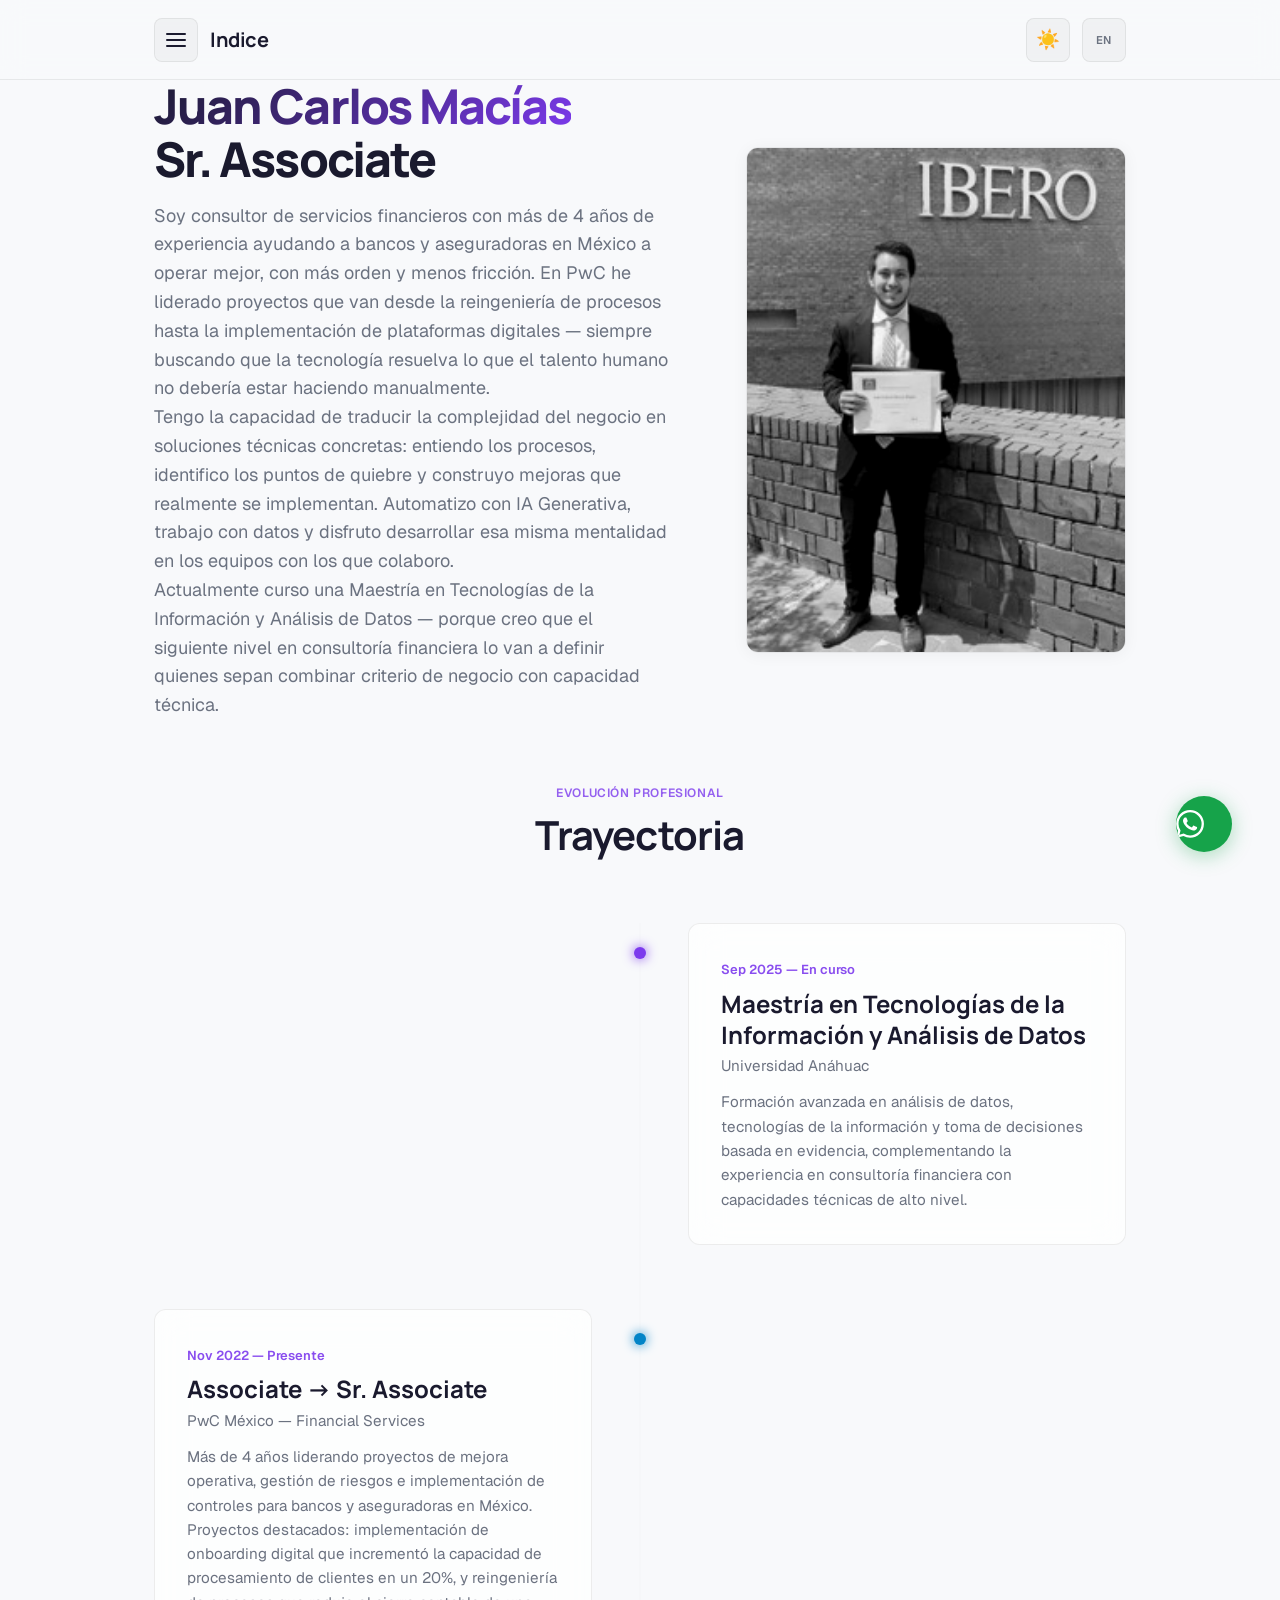
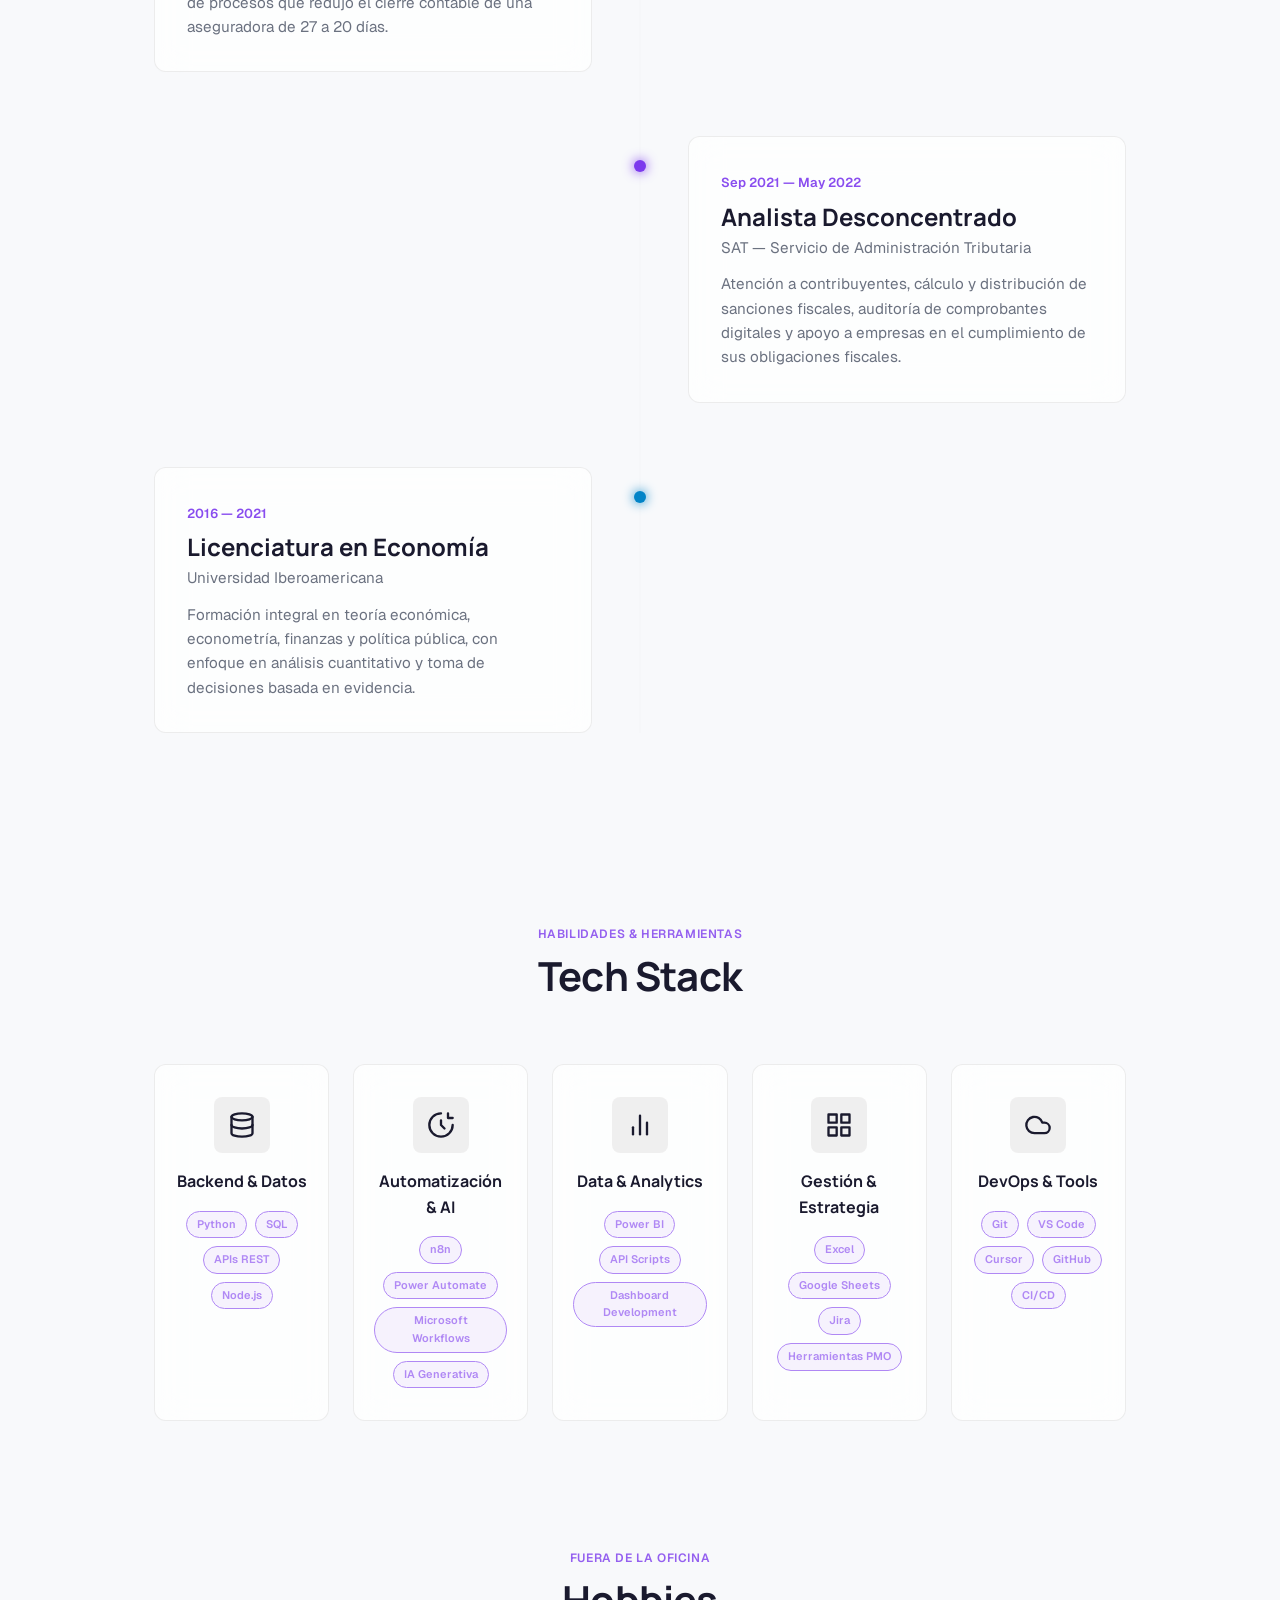
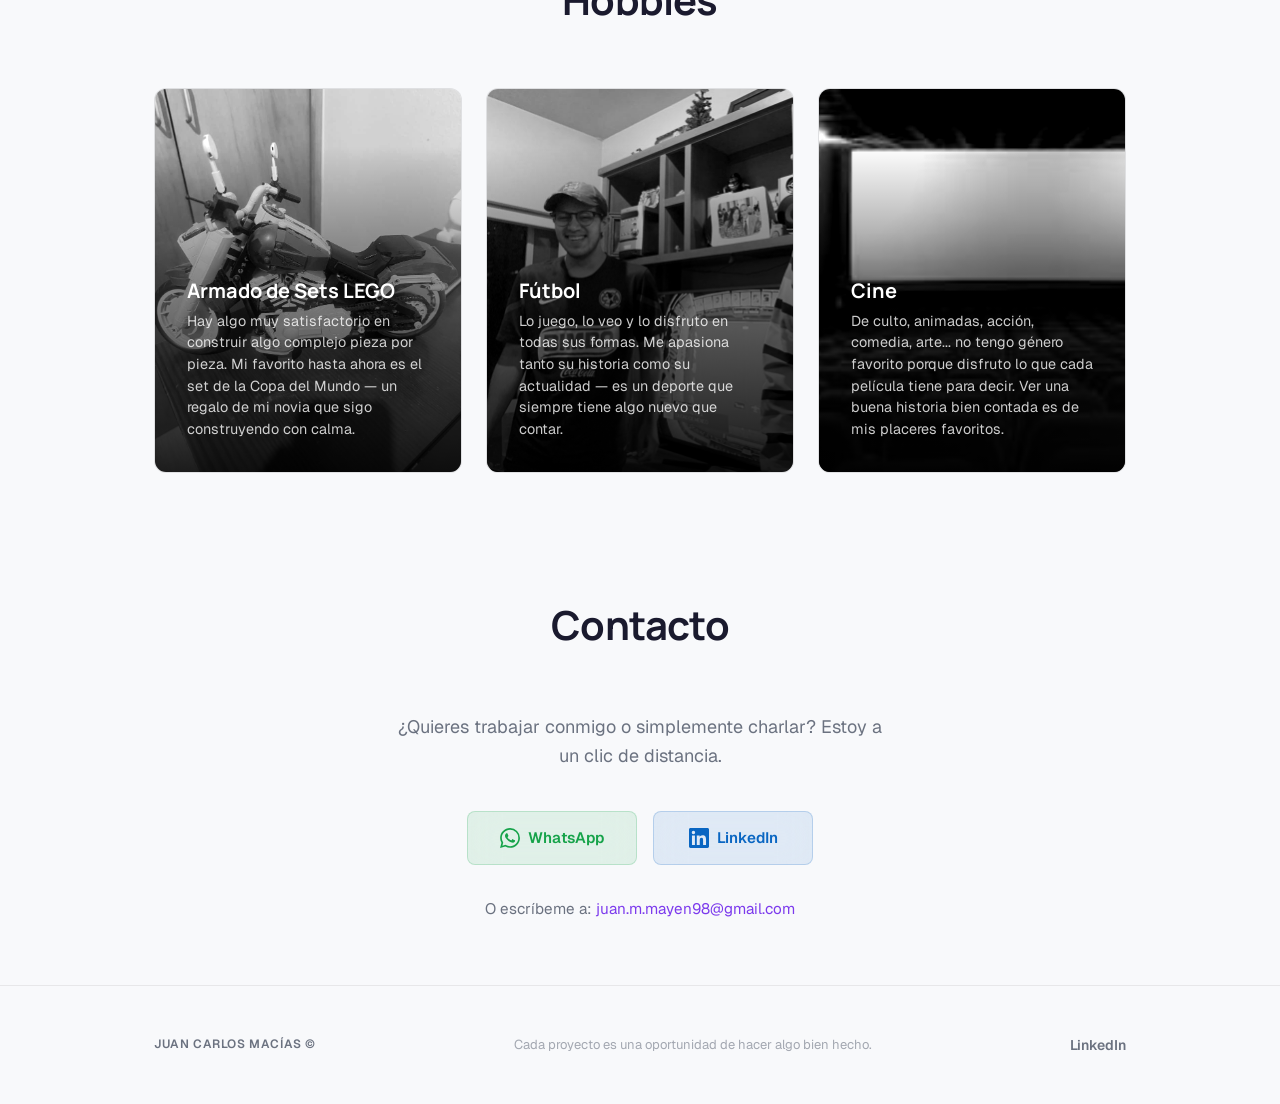
<file: index.html>
<!DOCTYPE html>
<html lang="es">
<head>
  <meta charset="UTF-8">
  <meta name="viewport" content="width=device-width, initial-scale=1.0">
  <meta name="description" content="Página personal de Juan Carlos Macías - Sr. Associate en PwC México. Consultor de servicios financieros con experiencia en mejora operativa, automatización e IA.">
  <meta name="author" content="Juan Carlos Macías">
  <meta name="robots" content="index, follow">

  <!-- Open Graph / Social Preview -->
  <meta property="og:title" content="Juan Carlos Macías | Sr. Associate">
  <meta property="og:description" content="Página personal de Juan Carlos Macías - Sr. Associate en PwC México. Consultor de servicios financieros con experiencia en mejora operativa, automatización e IA.">
  <meta property="og:type" content="website">
  <meta property="og:url" content="https://www.linkedin.com/in/juancmayen">

  <title>Juan Carlos Macías | Sr. Associate</title>

  <script>
    (function () {
      var theme = localStorage.getItem("theme");
      if (!theme) {
        theme = window.matchMedia("(prefers-color-scheme: dark)").matches ? "dark" : "light";
      }
      document.documentElement.setAttribute("data-theme", theme);
    })();
  </script>
  <link rel="stylesheet" href="css/styles.css">
  <link rel="icon" type="image/svg+xml" href="assets/icons/favicon.svg">
</head>
<body>
  <!-- ============================================ -->
  <!-- HEADER / NAVEGACIÓN                          -->
  <!-- ============================================ -->
  <header id="header">
    <div class="container header__inner">
      <button class="header__menu-btn" id="menuToggle" aria-label="Abrir menú de navegación" aria-expanded="false">
        <span class="header__menu-icon"></span>
      </button>

      <a href="#" class="header__logo" aria-label="Ir al inicio">Indice</a>

      <nav class="header__nav" id="mainNav" aria-label="Navegación principal">
        <ul class="header__nav-list">
          <li><a href="#sobre-mi" class="header__nav-link" data-section="sobre-mi" data-i18n="nav.home">Inicio</a></li>
          <li><a href="#trayectoria" class="header__nav-link" data-section="trayectoria" data-i18n="nav.career">Trayectoria</a></li>
          <li><a href="#stack" class="header__nav-link" data-section="stack">Stack</a></li>
          <li><a href="#hobbies" class="header__nav-link" data-section="hobbies">Hobbies</a></li>
          <li><a href="#contacto" class="header__nav-link" data-section="contacto" data-i18n="nav.contact">Contacto</a></li>
        </ul>
      </nav>

      <button class="header__theme-toggle" id="themeToggle" aria-label="Cambiar modo claro/oscuro">
        <span class="icon-sun" aria-hidden="true">☀️</span>
        <span class="icon-moon" aria-hidden="true">🌙</span>
      </button>

      <button class="header__lang-toggle" id="langToggle" aria-label="Cambiar a inglés">EN</button>
    </div>
  </header>

  <main>
    <!-- ============================================ -->
    <!-- SECCIÓN 1: SOBRE MÍ (HERO)                   -->
    <!-- ============================================ -->
    <section id="sobre-mi" class="section hero">
      <div class="container">
        <div class="hero__split">
          <div class="hero__content">
            <h1 class="hero__title">
              <span class="hero__gradient-text">Juan Carlos Macías</span>
              <br>
              Sr. Associate
            </h1>
            <p class="hero__subtitle" data-i18n="hero.bio1">
              Soy consultor de servicios financieros con más de 4 años de experiencia ayudando a bancos y aseguradoras en México a operar mejor, con más orden y menos fricción. En PwC he liderado proyectos que van desde la reingeniería de procesos hasta la implementación de plataformas digitales — siempre buscando que la tecnología resuelva lo que el talento humano no debería estar haciendo manualmente.
            </p>
            <p class="hero__subtitle" data-i18n="hero.bio2">
              Tengo la capacidad de traducir la complejidad del negocio en soluciones técnicas concretas: entiendo los procesos, identifico los puntos de quiebre y construyo mejoras que realmente se implementan. Automatizo con IA Generativa, trabajo con datos y disfruto desarrollar esa misma mentalidad en los equipos con los que colaboro.
            </p>
            <p class="hero__subtitle" data-i18n="hero.bio3">
              Actualmente curso una Maestría en Tecnologías de la Información y Análisis de Datos — porque creo que el siguiente nivel en consultoría financiera lo van a definir quienes sepan combinar criterio de negocio con capacidad técnica.
            </p>
          </div>
          <div class="hero__media">
            <picture>
              <source media="(min-width: 768px)" srcset="assets/images/profile.jpg">
              <img src="assets/images/profile-mobile.jpg" alt="Juan Carlos Macías" class="hero__img" width="4032" height="3024">
            </picture>
          </div>
        </div>
      </div>
    </section>

    <!-- ============================================ -->
    <!-- SECCIÓN 2: TRAYECTORIA                       -->
    <!-- ============================================ -->
    <section id="trayectoria" class="section timeline">
      <div class="container">
        <span class="section__label" data-i18n="timeline.label">Evolución Profesional</span>
        <h2 class="section__title" data-i18n="timeline.title">Trayectoria</h2>

        <div class="timeline__grid">
          <div class="timeline__line"></div>

          <!-- Hito 1 -->
          <article class="timeline__item">
            <div class="timeline__node timeline__node--primary"></div>
            <div class="timeline__card glass glass-hover">
              <span class="timeline__date" data-i18n="timeline.1.date">Sep 2025 — En curso</span>
              <h3 class="timeline__role" data-i18n="timeline.1.role">Maestría en Tecnologías de la Información y Análisis de Datos</h3>
              <p class="timeline__place">Universidad Anáhuac</p>
              <p class="timeline__desc" data-i18n="timeline.1.desc">Formación avanzada en análisis de datos, tecnologías de la información y toma de decisiones basada en evidencia, complementando la experiencia en consultoría financiera con capacidades técnicas de alto nivel.</p>
            </div>
          </article>

          <!-- Hito 2 -->
          <article class="timeline__item">
            <div class="timeline__node timeline__node--secondary"></div>
            <div class="timeline__card glass glass-hover">
              <span class="timeline__date" data-i18n="timeline.2.date">Nov 2022 — Presente</span>
              <h3 class="timeline__role">Associate → Sr. Associate</h3>
              <p class="timeline__place" data-i18n="timeline.2.place">PwC México — Financial Services</p>
              <p class="timeline__desc" data-i18n="timeline.2.desc">Más de 4 años liderando proyectos de mejora operativa, gestión de riesgos e implementación de controles para bancos y aseguradoras en México. Proyectos destacados: implementación de onboarding digital que incrementó la capacidad de procesamiento de clientes en un 20%, y reingeniería de procesos que redujo el cierre contable de una aseguradora de 27 a 20 días.</p>
            </div>
          </article>

          <!-- Hito 3 -->
          <article class="timeline__item">
            <div class="timeline__node timeline__node--primary"></div>
            <div class="timeline__card glass glass-hover">
              <span class="timeline__date">Sep 2021 — May 2022</span>
              <h3 class="timeline__role" data-i18n="timeline.3.role">Analista Desconcentrado</h3>
              <p class="timeline__place" data-i18n="timeline.3.place">SAT — Servicio de Administración Tributaria</p>
              <p class="timeline__desc" data-i18n="timeline.3.desc">Atención a contribuyentes, cálculo y distribución de sanciones fiscales, auditoría de comprobantes digitales y apoyo a empresas en el cumplimiento de sus obligaciones fiscales.</p>
            </div>
          </article>

          <!-- Hito 4 -->
          <article class="timeline__item">
            <div class="timeline__node timeline__node--secondary"></div>
            <div class="timeline__card glass glass-hover">
              <span class="timeline__date">2016 — 2021</span>
              <h3 class="timeline__role" data-i18n="timeline.4.role">Licenciatura en Economía</h3>
              <p class="timeline__place">Universidad Iberoamericana</p>
              <p class="timeline__desc" data-i18n="timeline.4.desc">Formación integral en teoría económica, econometría, finanzas y política pública, con enfoque en análisis cuantitativo y toma de decisiones basada en evidencia.</p>
            </div>
          </article>
        </div>
      </div>
    </section>

    <!-- ============================================ -->
    <!-- SECCIÓN 3: STACK TECNOLÓGICO                 -->
    <!-- ============================================ -->
    <section id="stack" class="section stack">
      <div class="container">
        <span class="section__label" data-i18n="stack.label">Habilidades &amp; Herramientas</span>
        <h2 class="section__title">Tech Stack</h2>

        <div class="stack__grid">
          <article class="stack__card">
            <div class="stack__icon-wrapper">
              <svg class="stack__icon" viewBox="0 0 24 24" fill="none" stroke="currentColor" stroke-width="2" stroke-linecap="round" stroke-linejoin="round" aria-hidden="true">
                <ellipse cx="12" cy="5" rx="9" ry="3"></ellipse>
                <path d="M21 12c0 1.66-4 3-9 3s-9-1.34-9-3"></path>
                <path d="M3 5v14c0 1.66 4 3 9 3s9-1.34 9-3V5"></path>
              </svg>
            </div>
            <h3 class="stack__name" data-i18n="stack.cat1">Backend & Datos</h3>
            <div class="stack__tags">
              <span class="stack__tag">Python</span>
              <span class="stack__tag">SQL</span>
              <span class="stack__tag" data-i18n="stack.tag.rest">APIs REST</span>
              <span class="stack__tag">Node.js</span>
            </div>
          </article>

          <article class="stack__card">
            <div class="stack__icon-wrapper">
              <svg class="stack__icon" viewBox="0 0 24 24" fill="none" stroke="currentColor" stroke-width="2" stroke-linecap="round" stroke-linejoin="round" aria-hidden="true">
                <path d="M12 2a10 10 0 1 0 10 10"></path>
                <path d="M12 8v4l3 3"></path>
                <path d="M18 2v4h4"></path>
              </svg>
            </div>
            <h3 class="stack__name" data-i18n="stack.cat2">Automatización & AI</h3>
            <div class="stack__tags">
              <span class="stack__tag">n8n</span>
              <span class="stack__tag">Power Automate</span>
              <span class="stack__tag">Microsoft Workflows</span>
              <span class="stack__tag" data-i18n="stack.tag.ai">IA Generativa</span>
            </div>
          </article>

          <article class="stack__card">
            <div class="stack__icon-wrapper">
              <svg class="stack__icon" viewBox="0 0 24 24" fill="none" stroke="currentColor" stroke-width="2" stroke-linecap="round" stroke-linejoin="round" aria-hidden="true">
                <line x1="18" y1="20" x2="18" y2="10"></line>
                <line x1="12" y1="20" x2="12" y2="4"></line>
                <line x1="6" y1="20" x2="6" y2="14"></line>
              </svg>
            </div>
            <h3 class="stack__name">Data & Analytics</h3>
            <div class="stack__tags">
              <span class="stack__tag">Power BI</span>
              <span class="stack__tag">API Scripts</span>
              <span class="stack__tag">Dashboard Development</span>
            </div>
          </article>

          <article class="stack__card">
            <div class="stack__icon-wrapper">
              <svg class="stack__icon" viewBox="0 0 24 24" fill="none" stroke="currentColor" stroke-width="2" stroke-linecap="round" stroke-linejoin="round" aria-hidden="true">
                <rect x="3" y="3" width="7" height="7"></rect>
                <rect x="14" y="3" width="7" height="7"></rect>
                <rect x="14" y="14" width="7" height="7"></rect>
                <rect x="3" y="14" width="7" height="7"></rect>
              </svg>
            </div>
            <h3 class="stack__name" data-i18n="stack.cat4">Gestión & Estrategia</h3>
            <div class="stack__tags">
              <span class="stack__tag">Excel</span>
              <span class="stack__tag">Google Sheets</span>
              <span class="stack__tag">Jira</span>
              <span class="stack__tag" data-i18n="stack.tag.pmo">Herramientas PMO</span>
            </div>
          </article>

          <article class="stack__card">
            <div class="stack__icon-wrapper">
              <svg class="stack__icon" viewBox="0 0 24 24" fill="none" stroke="currentColor" stroke-width="2" stroke-linecap="round" stroke-linejoin="round" aria-hidden="true">
                <path d="M17.5 19H9a7 7 0 1 1 6.71-9h1.79a4.5 4.5 0 1 1 0 9Z"></path>
              </svg>
            </div>
            <h3 class="stack__name">DevOps & Tools</h3>
            <div class="stack__tags">
              <span class="stack__tag">Git</span>
              <span class="stack__tag">VS Code</span>
              <span class="stack__tag">Cursor</span>
              <span class="stack__tag">GitHub</span>
              <span class="stack__tag">CI/CD</span>
            </div>
          </article>
        </div>
      </div>
    </section>

    <!-- ============================================ -->
    <!-- SECCIÓN 4: HOBBIES                           -->
    <!-- ============================================ -->
    <section id="hobbies" class="section hobbies">
      <div class="container">
        <span class="section__label" data-i18n="hobbies.label">Fuera de la Oficina</span>
        <h2 class="section__title">Hobbies</h2>

        <div class="hobbies__grid">
          <article class="hobbies__card">
            <img src="assets/images/LEGO.jpg" alt="Sets LEGO armados sobre una mesa" class="hobbies__img" loading="lazy">
            <div class="hobbies__overlay">
              <h3 class="hobbies__name" data-i18n="hobbies.1.name">Armado de Sets LEGO</h3>
              <p class="hobbies__desc" data-i18n="hobbies.1.desc">Hay algo muy satisfactorio en construir algo complejo pieza por pieza. Mi favorito hasta ahora es el set de la Copa del Mundo — un regalo de mi novia que sigo construyendo con calma.</p>
            </div>
          </article>

          <article class="hobbies__card">
            <img src="assets/images/futbol.JPG" alt="Partido de fútbol en cancha" class="hobbies__img" loading="lazy" style="object-position: left center;">
            <div class="hobbies__overlay">
              <h3 class="hobbies__name" data-i18n="hobbies.2.name">Fútbol</h3>
              <p class="hobbies__desc" data-i18n="hobbies.2.desc">Lo juego, lo veo y lo disfruto en todas sus formas. Me apasiona tanto su historia como su actualidad — es un deporte que siempre tiene algo nuevo que contar.</p>
            </div>
          </article>

          <article class="hobbies__card">
            <img src="assets/images/Cine.jpg" alt="Pantalla de cine con película" class="hobbies__img" loading="lazy">
            <div class="hobbies__overlay">
              <h3 class="hobbies__name" data-i18n="hobbies.3.name">Cine</h3>
              <p class="hobbies__desc" data-i18n="hobbies.3.desc">De culto, animadas, acción, comedia, arte... no tengo género favorito porque disfruto lo que cada película tiene para decir. Ver una buena historia bien contada es de mis placeres favoritos.</p>
            </div>
          </article>
        </div>
      </div>
    </section>

    <!-- ============================================ -->
    <!-- SECCIÓN 5: CONTACTO                          -->
    <!-- ============================================ -->
    <section id="contacto" class="section contact">
      <div class="container">
        <h2 class="section__title" data-i18n="contact.title">Contacto</h2>
        <p class="contact__cta" data-i18n="contact.cta">¿Quieres trabajar conmigo o simplemente charlar? Estoy a un clic de distancia.</p>

        <div class="contact__actions">
          <a href="https://wa.me/525527403993?text=¡Hola!%20Vi%20tu%20portafolio%20y%20me%20gustaría%20contactarte."
             target="_blank"
             rel="noopener noreferrer"
             class="contact__btn contact__btn--whatsapp"
             aria-label="Contactar por WhatsApp">
            <svg class="contact__icon" viewBox="0 0 24 24" fill="currentColor" aria-hidden="true">
              <path d="M17.472 14.382c-.297-.149-1.758-.867-2.03-.967-.273-.099-.471-.148-.67.15-.197.297-.767.966-.94 1.164-.173.199-.347.223-.644.075-.297-.15-1.255-.463-2.39-1.475-.883-.788-1.48-1.761-1.653-2.059-.173-.297-.018-.458.13-.606.134-.133.298-.347.446-.52.149-.174.198-.298.298-.497.099-.198.05-.371-.025-.52-.075-.149-.669-1.612-.916-2.207-.242-.579-.487-.5-.669-.51-.173-.008-.371-.01-.57-.01-.198 0-.52.074-.792.372-.272.297-1.04 1.016-1.04 2.479 0 1.462 1.065 2.875 1.213 3.074.149.198 2.096 3.2 5.077 4.487.709.306 1.262.489 1.694.625.712.227 1.36.195 1.871.118.571-.085 1.758-.719 2.006-1.413.248-.694.248-1.289.173-1.413-.074-.124-.272-.198-.57-.347m-5.421 7.403h-.004a9.87 9.87 0 01-5.031-1.378l-.361-.214-3.741.982.998-3.648-.235-.374a9.86 9.86 0 01-1.51-5.26c.001-5.45 4.436-9.884 9.888-9.884 2.64 0 5.122 1.03 6.988 2.898a9.825 9.825 0 012.893 6.994c-.003 5.45-4.437 9.884-9.885 9.884m8.413-18.297A11.815 11.815 0 0012.05 0C5.495 0 .16 5.335.157 11.892c0 2.096.547 4.142 1.588 5.945L.057 24l6.305-1.654a11.882 11.882 0 005.683 1.448h.005c6.554 0 11.89-5.335 11.893-11.893a11.821 11.821 0 00-3.48-8.413z"/>
            </svg>
            <span>WhatsApp</span>
          </a>

          <a href="https://linkedin.com/in/juancmayen"
             target="_blank"
             rel="noopener noreferrer"
             class="contact__btn contact__btn--linkedin"
             aria-label="Visitar perfil de LinkedIn">
            <svg class="contact__icon" viewBox="0 0 24 24" fill="currentColor" aria-hidden="true">
              <path d="M20.447 20.452h-3.554v-5.569c0-1.328-.027-3.037-1.852-3.037-1.853 0-2.136 1.445-2.136 2.939v5.667H9.351V9h3.414v1.561h.046c.477-.9 1.637-1.85 3.37-1.85 3.601 0 4.267 2.37 4.267 5.455v6.286zM5.337 7.433a2.062 2.062 0 01-2.063-2.065 2.064 2.064 0 112.063 2.065zm1.782 13.019H3.555V9h3.564v11.452zM22.225 0H1.771C.792 0 0 .774 0 1.729v20.542C0 23.227.792 24 1.771 24h20.451C23.2 24 24 23.227 24 22.271V1.729C24 .774 23.2 0 22.222 0h.003z"/>
            </svg>
            <span>LinkedIn</span>
          </a>
        </div>

        <p class="contact__email">
          <span data-i18n="contact.email.text">O escríbeme a:</span> <a href="mailto:juan.m.mayen98@gmail.com">juan.m.mayen98@gmail.com</a>
        </p>
      </div>
    </section>
  </main>

  <!-- ============================================ -->
  <!-- WHATSAPP FLOATING BUTTON                     -->
  <!-- ============================================ -->
  <a href="https://wa.me/525527403993?text=¡Hola!%20Vi%20tu%20portafolio%20y%20me%20gustaría%20contactarte."
     target="_blank"
     rel="noopener noreferrer"
     class="whatsapp-fab"
     aria-label="Contactar por WhatsApp">
    <svg class="whatsapp-fab__icon" viewBox="0 0 24 24" fill="currentColor" aria-hidden="true">
      <path d="M17.472 14.382c-.297-.149-1.758-.867-2.03-.967-.273-.099-.471-.148-.67.15-.197.297-.767.966-.94 1.164-.173.199-.347.223-.644.075-.297-.15-1.255-.463-2.39-1.475-.883-.788-1.48-1.761-1.653-2.059-.173-.297-.018-.458.13-.606.134-.133.298-.347.446-.52.149-.174.198-.298.298-.497.099-.198.05-.371-.025-.52-.075-.149-.669-1.612-.916-2.207-.242-.579-.487-.5-.669-.51-.173-.008-.371-.01-.57-.01-.198 0-.52.074-.792.372-.272.297-1.04 1.016-1.04 2.479 0 1.462 1.065 2.875 1.213 3.074.149.198 2.096 3.2 5.077 4.487.709.306 1.262.489 1.694.625.712.227 1.36.195 1.871.118.571-.085 1.758-.719 2.006-1.413.248-.694.248-1.289.173-1.413-.074-.124-.272-.198-.57-.347m-5.421 7.403h-.004a9.87 9.87 0 01-5.031-1.378l-.361-.214-3.741.982.998-3.648-.235-.374a9.86 9.86 0 01-1.51-5.26c.001-5.45 4.436-9.884 9.888-9.884 2.64 0 5.122 1.03 6.988 2.898a9.825 9.825 0 012.893 6.994c-.003 5.45-4.437 9.884-9.885 9.884m8.413-18.297A11.815 11.815 0 0012.05 0C5.495 0 .16 5.335.157 11.892c0 2.096.547 4.142 1.588 5.945L.057 24l6.305-1.654a11.882 11.882 0 005.683 1.448h.005c6.554 0 11.89-5.335 11.893-11.893a11.821 11.821 0 00-3.48-8.413z"/>
    </svg>
    <span class="whatsapp-fab__label" data-i18n="fab.label">Contactar</span>
  </a>

  <!-- ============================================ -->
  <!-- FOOTER                                       -->
  <!-- ============================================ -->
  <footer class="footer">
    <div class="container footer__inner">
      <span class="footer__brand">Juan Carlos Macías &copy;</span>
      <p class="footer__copy" data-i18n="footer.tagline">Diseñado para la era digital con precisión y elegancia.</p>
      <div class="footer__socials">
        <a href="https://linkedin.com/in/juancmayen" target="_blank" rel="noopener noreferrer" class="footer__social-link" aria-label="LinkedIn">LinkedIn</a>
      </div>
    </div>
  </footer>

  <script src="js/app.js"></script>
</body>
</html>
</file>
<file: css/styles.css>
/* ============================================ */
/* FONTS (Manrope + Geist via Google Fonts)     */
/* ============================================ */
@import url("https://fonts.googleapis.com/css2?family=Manrope:wght@400;600;700;800&family=Geist:wght@400;600&display=swap");

/* ============================================ */
/* CSS CUSTOM PROPERTIES (TEMAS)                */
/* ============================================ */
:root {
  --bg-main: #f8f9fb;
  --bg-surface: rgba(255, 255, 255, 0.75);
  --surface-container: rgba(0, 0, 0, 0.03);
  --surface-container-high: rgba(0, 0, 0, 0.06);
  --primary: #5b5b5b;
  --primary-container: #f0f0f0;
  --primary-alpha: rgba(91, 91, 91, 0.1);
  --secondary: #0284c7;
  --secondary-alpha: rgba(2, 132, 199, 0.1);
  --tertiary: #7c3aed;
  --tertiary-alpha: rgba(124, 58, 237, 0.1);
  --on-surface: #1a1a2e;
  --on-surface-variant: #6b7280;
  --glass-border: rgba(0, 0, 0, 0.07);
  --glass-shadow: 0 2px 16px rgba(0, 0, 0, 0.05);
  --header-bg: rgba(248, 249, 251, 0.85);
  --overlay-gradient: linear-gradient(to top, rgba(248, 249, 251, 0.95) 0%, transparent 60%);
  --radius: 8px;
  --radius-lg: 12px;
  --radius-full: 9999px;
  --transition: 0.3s cubic-bezier(0.4, 0, 0.2, 1);
  --container-max: 1100px;
  --gutter: 2rem;
  --margin-mobile: 20px;
  --margin-desktop: 64px;
  --header-height: 80px;
  --section-padding: 4rem;
}

[data-theme="dark"] {
  --bg-main: #051424;
  --bg-surface: rgba(13, 28, 45, 0.5);
  --surface-container: rgba(255, 255, 255, 0.04);
  --surface-container-high: rgba(255, 255, 255, 0.08);
  --primary: #c9c6c5;
  --primary-container: #0a0a0a;
  --primary-alpha: rgba(201, 198, 197, 0.1);
  --secondary: #bec6e0;
  --secondary-alpha: rgba(190, 198, 224, 0.1);
  --tertiary: #ccbeff;
  --tertiary-alpha: rgba(204, 190, 255, 0.12);
  --on-surface: #d4e4fa;
  --on-surface-variant: #94a3b8;
  --glass-border: rgba(255, 255, 255, 0.06);
  --glass-shadow: 0 2px 16px rgba(0, 0, 0, 0.2);
  --header-bg: rgba(5, 20, 36, 0.85);
  --overlay-gradient: linear-gradient(to top, rgba(5, 20, 36, 0.95) 0%, transparent 60%);
}

/* ============================================ */
/* RESET Y BASE                                 */
/* ============================================ */
*,
*::before,
*::after {
  margin: 0;
  padding: 0;
  box-sizing: border-box;
}

html {
  scroll-behavior: smooth;
  -webkit-text-size-adjust: 100%;
}

body {
  font-family: "Geist", -apple-system, BlinkMacSystemFont, "Segoe UI", Roboto, sans-serif;
  font-size: 16px;
  font-weight: 400;
  line-height: 1.6;
  background-color: var(--bg-main);
  color: var(--on-surface);
  transition: background-color var(--transition), color var(--transition);
  overflow-x: hidden;
}

img {
  max-width: 100%;
  height: auto;
  display: block;
}

a {
  color: var(--tertiary);
  text-decoration: none;
  transition: color var(--transition);
}

a:hover {
  color: var(--tertiary);
  opacity: 0.85;
}

ul {
  list-style: none;
}

::selection {
  background: var(--tertiary-alpha);
  color: var(--on-surface);
}

/* ============================================ */
/* LAYOUT UTILITARIO                            */
/* ============================================ */
.container {
  width: 100%;
  max-width: var(--container-max);
  margin: 0 auto;
  padding: 0 var(--margin-mobile);
}

@media (min-width: 768px) {
  .container {
    padding: 0 var(--margin-desktop);
  }
}

.section {
  padding: var(--section-padding) 0;
}

.section__label {
  display: block;
  font-family: "Geist", monospace;
  font-size: 12px;
  font-weight: 600;
  letter-spacing: 0.05em;
  text-transform: uppercase;
  color: var(--tertiary);
  text-align: center;
  margin-bottom: 0.5rem;
  opacity: 0.8;
}

.section__title {
  font-family: "Manrope", sans-serif;
  font-size: 2rem;
  font-weight: 700;
  line-height: 1.2;
  text-align: center;
  margin-bottom: 4rem;
  letter-spacing: -0.02em;
}

@media (min-width: 768px) {
  .section__title {
    font-size: 2.5rem;
  }
}

/* ============================================ */
/* GLASSMORPHISM UTILITY                        */
/* ============================================ */
.glass {
  background: var(--bg-surface);
  backdrop-filter: blur(16px);
  -webkit-backdrop-filter: blur(16px);
  border: 1px solid var(--glass-border);
  transition: all var(--transition);
}

.glass-hover:hover {
  border-color: var(--tertiary);
  box-shadow: 0 0 25px var(--tertiary-alpha);
  transform: translateY(-2px);
}

/* ============================================ */
/* HEADER (FIXED)                               */
/* ============================================ */
#header {
  position: fixed;
  top: 0;
  left: 0;
  width: 100%;
  height: var(--header-height);
  background: var(--header-bg);
  backdrop-filter: blur(12px);
  -webkit-backdrop-filter: blur(12px);
  border-bottom: 1px solid var(--glass-border);
  z-index: 1000;
  transition: background var(--transition);
}

.header__inner {
  display: flex;
  align-items: center;
  gap: 0.75rem;
  height: 100%;
}

.header__logo {
  font-family: "Manrope", sans-serif;
  font-size: 1.25rem;
  font-weight: 700;
  color: var(--on-surface);
  letter-spacing: -0.02em;
  margin-right: auto;
}

.header__logo:hover {
  color: var(--tertiary);
  opacity: 1;
}

.header__logo-accent {
  color: var(--tertiary);
}

/* Navegación - mobile oculta */
.header__nav {
  position: fixed;
  top: var(--header-height);
  left: 0;
  width: 100%;
  background: var(--header-bg);
  backdrop-filter: blur(12px);
  -webkit-backdrop-filter: blur(12px);
  border-bottom: 1px solid var(--glass-border);
  transform: translateY(-120%);
  opacity: 0;
  transition: transform 0.4s cubic-bezier(0.4, 0, 0.2, 1),
              opacity 0.4s cubic-bezier(0.4, 0, 0.2, 1);
  z-index: 999;
}

.header__nav.open {
  transform: translateY(0);
  opacity: 1;
}

.header__nav-list {
  display: flex;
  flex-direction: column;
  padding: 1rem var(--margin-mobile);
  gap: 0.25rem;
}

.header__nav-link {
  display: block;
  padding: 0.75rem 0;
  color: var(--on-surface-variant);
  font-weight: 500;
  font-size: 0.95rem;
  transition: color var(--transition);
}

.header__nav-link:hover {
  color: var(--tertiary);
  opacity: 1;
}

.header__nav-link.active {
  color: var(--tertiary);
  font-weight: 700;
  border-bottom: 1px solid var(--tertiary);
  padding-bottom: 0.25rem;
  display: inline-block;
}

/* Botón menú hamburguesa */
.header__menu-btn {
  display: flex;
  align-items: center;
  justify-content: center;
  width: 44px;
  height: 44px;
  background: var(--surface-container);
  border: 1px solid var(--glass-border);
  border-radius: var(--radius);
  cursor: pointer;
  padding: 0;
  z-index: 1001;
  transition: background var(--transition);
}

.header__menu-btn:hover {
  background: var(--surface-container-high);
}

.header__menu-icon,
.header__menu-icon::before,
.header__menu-icon::after {
  display: block;
  width: 20px;
  height: 2px;
  background: var(--on-surface);
  border-radius: 2px;
  transition: transform 0.3s cubic-bezier(0.4, 0, 0.2, 1),
              background 0.3s cubic-bezier(0.4, 0, 0.2, 1);
  position: relative;
}

.header__menu-icon::before,
.header__menu-icon::after {
  content: "";
  position: absolute;
  left: 0;
}

.header__menu-icon::before {
  top: -6px;
}

.header__menu-icon::after {
  top: 6px;
}

.header__menu-btn.open .header__menu-icon {
  background: transparent;
}

.header__menu-btn.open .header__menu-icon::before {
  top: 0;
  transform: rotate(45deg);
}

.header__menu-btn.open .header__menu-icon::after {
  top: 0;
  transform: rotate(-45deg);
}

/* Toggle tema */
.header__theme-toggle {
  display: flex;
  align-items: center;
  justify-content: center;
  width: 44px;
  height: 44px;
  background: var(--surface-container);
  border: 1px solid var(--glass-border);
  border-radius: var(--radius);
  cursor: pointer;
  font-size: 1.2rem;
  transition: background var(--transition);
  flex-shrink: 0;
}

.header__theme-toggle:hover {
  background: var(--surface-container-high);
}

[data-theme="light"] .icon-moon,
[data-theme="dark"] .icon-sun {
  display: none;
}

/* Transición de cambio de idioma */
main {
  transition: opacity 0.15s ease;
}

main.lang-switching {
  opacity: 0;
}

/* Toggle idioma */
.header__lang-toggle {
  display: flex;
  align-items: center;
  justify-content: center;
  width: 44px;
  height: 44px;
  background: var(--surface-container);
  border: 1px solid var(--glass-border);
  border-radius: var(--radius);
  cursor: pointer;
  font-family: "Geist", sans-serif;
  font-size: 0.7rem;
  font-weight: 600;
  letter-spacing: 0.08em;
  color: var(--on-surface-variant);
  transition: background var(--transition), color var(--transition);
  flex-shrink: 0;
}

.header__lang-toggle:hover {
  background: var(--surface-container-high);
  color: var(--tertiary);
}

/* ============================================ */
/* SCROLL PADDING                               */
/* ============================================ */
#sobre-mi,
#trayectoria,
#stack,
#hobbies,
#contacto {
  scroll-margin-top: calc(var(--header-height) + 16px);
}

/* ============================================ */
/* SECCIÓN: HERO                                */
/* ============================================ */
#sobre-mi {
  display: flex;
  align-items: center;
  justify-content: center;
  min-height: 70vh;
  text-align: center;
  padding-top: calc(var(--header-height) + 2rem);
  padding-bottom: 3rem;
}

.hero__split {
  display: flex;
  flex-direction: column;
  align-items: center;
  gap: 2.5rem;
}

/* Foto mobile: avatar circular */
.hero__media {
  flex-shrink: 0;
}

.hero__img {
  width: 140px;
  height: 140px;
  border-radius: 50%;
  object-fit: cover;
  filter: grayscale(100%) contrast(1.05);
  box-shadow:
    0 0 0 3px var(--bg-surface),
    0 0 20px var(--tertiary-alpha);
  transition: all var(--transition), filter 0.5s ease;
}

.hero__img:hover {
  filter: grayscale(0%) contrast(1);
  transform: scale(1.03);
  box-shadow:
    0 0 0 3px var(--bg-surface),
    0 0 30px var(--tertiary-alpha);
}

.hero__content {
  max-width: 700px;
  padding: 0;
}

.hero__title {
  font-family: "Manrope", sans-serif;
  font-size: 2.5rem;
  font-weight: 800;
  line-height: 1.1;
  letter-spacing: -0.04em;
  margin-bottom: 1rem;
}

.hero__gradient-text {
  background: linear-gradient(135deg, var(--on-surface) 0%, var(--tertiary) 100%);
  -webkit-background-clip: text;
  -webkit-text-fill-color: transparent;
  background-clip: text;
}

.hero__subtitle {
  font-size: 1.125rem;
  line-height: 1.6;
  color: var(--on-surface-variant);
  max-width: 600px;
  margin: 0 auto;
}

/* ============================================ */
/* HERO - DESKTOP (>= 768px)                   */
/* ============================================ */
@media (min-width: 768px) {
  #sobre-mi {
    min-height: 70vh;
    padding-top: var(--header-height);
    padding-bottom: 0;
  }

  .hero__split {
    flex-direction: row;
    justify-content: center;
    gap: clamp(2.5rem, 6vw, 5rem);
    align-items: center;
  }

  .hero__media {
    flex: 0 0 auto;
  }

  .hero__img {
    width: clamp(260px, 30vw, 380px);
    height: auto;
    aspect-ratio: 3 / 4;
    border-radius: var(--radius-lg);
    object-fit: cover;
    filter: grayscale(100%) contrast(1.05);
    box-shadow: var(--glass-shadow);
    border: 1px solid var(--glass-border);
    transition: all var(--transition), filter 0.5s ease;
  }

  .hero__img:hover {
    filter: grayscale(0%) contrast(1);
    transform: scale(1.02);
    border-color: var(--tertiary);
    box-shadow: 0 0 30px var(--tertiary-alpha);
  }

  .hero__content {
    text-align: left;
  }

  .hero__title {
    font-size: 3rem;
  }
}

/* ============================================ */
/* SECCIÓN: TRAYECTORIA (TIMELINE)             */
/* ============================================ */
#trayectoria {
  position: relative;
}

.timeline__grid {
  position: relative;
}

.timeline__line {
  display: none;
  position: absolute;
  left: 50%;
  top: 0;
  bottom: 0;
  width: 1px;
  background: var(--glass-border);
  transform: translateX(-50%);
  z-index: 0;
  opacity: 0.3;
}

@media (min-width: 768px) {
  .timeline__line {
    display: block;
  }
}

.timeline__item {
  position: relative;
  padding: 0;
  margin-bottom: 3rem;
}

@media (min-width: 768px) {
  .timeline__item {
    width: 50%;
    margin-bottom: 4rem;
  }

  .timeline__item:nth-child(odd) {
    padding-right: 3rem;
  }

  .timeline__item:nth-child(even) {
    margin-left: 50%;
    padding-left: 3rem;
  }
}

.timeline__card {
  background: var(--bg-surface);
  backdrop-filter: blur(16px);
  -webkit-backdrop-filter: blur(16px);
  border: 1px solid var(--glass-border);
  border-radius: var(--radius-lg);
  padding: var(--gutter);
  transition: all var(--transition);
}

.timeline__card:hover {
  border-color: var(--tertiary);
  box-shadow: 0 0 25px var(--tertiary-alpha);
  transform: translateY(-2px);
}

.timeline__node {
  display: none;
}

@media (min-width: 768px) {
  .timeline__node {
    display: block;
    position: absolute;
    top: 1.5rem;
    width: 12px;
    height: 12px;
    border-radius: 50%;
    z-index: 2;
  }

  .timeline__item:nth-child(odd) .timeline__node {
    right: -6px;
  }

  .timeline__item:nth-child(even) .timeline__node {
    left: -6px;
  }

  .timeline__node--primary {
    background: var(--tertiary);
    box-shadow: 0 0 12px var(--tertiary);
  }

  .timeline__node--secondary {
    background: var(--secondary);
    box-shadow: 0 0 12px var(--secondary);
  }
}

/* Timeline mobile */
@media (max-width: 767px) {
  .timeline__grid {
    padding-left: 1.25rem;
    border-left: 1px solid var(--glass-border);
  }

  .timeline__item {
    padding-left: 1.25rem;
    position: relative;
  }

  .timeline__item::before {
    content: "";
    position: absolute;
    left: -7px;
    top: 1.5rem;
    width: 12px;
    height: 12px;
    border-radius: 50%;
    background: var(--tertiary);
    box-shadow: 0 0 10px var(--tertiary);
    z-index: 1;
  }
}

.timeline__date {
  display: inline-block;
  font-family: "Geist", monospace;
  font-size: 13px;
  font-weight: 600;
  line-height: 1.5;
  color: var(--tertiary);
  margin-bottom: 0.5rem;
  opacity: 0.9;
}

.timeline__role {
  font-family: "Manrope", sans-serif;
  font-size: 1.25rem;
  font-weight: 700;
  line-height: 1.3;
  margin-bottom: 0.25rem;
}

@media (min-width: 768px) {
  .timeline__role {
    font-size: 1.5rem;
  }
}

.timeline__place {
  font-size: 0.95rem;
  color: var(--on-surface-variant);
  margin-bottom: 0.75rem;
}

.timeline__desc {
  font-size: 0.95rem;
  color: var(--on-surface-variant);
  line-height: 1.6;
}

/* ============================================ */
/* SECCIÓN: STACK (CATEGORÍAS)                 */
/* ============================================ */
#stack {
  position: relative;
}

.stack__grid {
  display: grid;
  grid-template-columns: repeat(2, 1fr);
  gap: 1.5rem;
}

@media (min-width: 768px) {
  .stack__grid {
    grid-template-columns: repeat(3, 1fr);
  }
}

@media (min-width: 1024px) {
  .stack__grid {
    grid-template-columns: repeat(5, 1fr);
  }
}

.stack__card {
  background: var(--bg-surface);
  backdrop-filter: blur(16px);
  -webkit-backdrop-filter: blur(16px);
  border: 1px solid var(--glass-border);
  border-radius: var(--radius-lg);
  padding: 2rem 1.25rem;
  text-align: center;
  transition: all var(--transition);
  display: flex;
  flex-direction: column;
  align-items: center;
  gap: 1rem;
}

.stack__card:hover {
  border-color: var(--tertiary);
  box-shadow: 0 0 25px var(--tertiary-alpha);
  transform: translateY(-2px);
}

.stack__icon-wrapper {
  width: 56px;
  height: 56px;
  display: flex;
  align-items: center;
  justify-content: center;
  border-radius: var(--radius);
  background: var(--surface-container-high);
  transition: all var(--transition);
}

.stack__card:hover .stack__icon-wrapper {
  color: var(--tertiary);
  background: var(--tertiary-alpha);
}

.stack__icon {
  width: 28px;
  height: 28px;
  color: var(--on-surface);
  transition: color var(--transition);
}

.stack__card:hover .stack__icon {
  color: var(--tertiary);
}

.stack__name {
  font-family: "Manrope", sans-serif;
  font-size: 1rem;
  font-weight: 700;
  color: var(--on-surface);
}

.stack__tags {
  display: flex;
  flex-wrap: wrap;
  justify-content: center;
  gap: 0.5rem;
}

.stack__tag {
  font-size: 11px;
  padding: 4px 10px;
  border-radius: var(--radius-full);
  background: var(--tertiary-alpha);
  border: 1px solid var(--tertiary);
  opacity: 0.6;
  color: var(--tertiary);
  font-weight: 600;
  transition: opacity var(--transition);
}

.stack__card:hover .stack__tag {
  opacity: 1;
}

/* Stack tags secondary variant */
.stack__tag--secondary {
  background: var(--secondary-alpha);
  border-color: var(--secondary);
  color: var(--secondary);
}

/* ============================================ */
/* SECCIÓN: HOBBIES                             */
/* ============================================ */
.hobbies__grid {
  display: grid;
  grid-template-columns: 1fr;
  gap: 1.5rem;
}

@media (min-width: 768px) {
  .hobbies__grid {
    grid-template-columns: repeat(3, 1fr);
  }
}

.hobbies__card {
  position: relative;
  overflow: hidden;
  border-radius: var(--radius-lg);
  aspect-ratio: 4 / 5;
  background: var(--surface-container);
  border: 1px solid var(--glass-border);
  transition: all var(--transition);
}

.hobbies__card:hover {
  border-color: var(--tertiary);
  box-shadow: 0 0 25px var(--tertiary-alpha);
}

.hobbies__img {
  width: 100%;
  height: 100%;
  object-fit: cover;
  filter: grayscale(100%) contrast(1.1);
  transition: filter 0.5s ease, transform 0.5s ease;
}

.hobbies__card:hover .hobbies__img {
  transform: scale(1.05);
}

.hobbies__overlay {
  position: absolute;
  inset: 0;
  background: linear-gradient(to top, rgba(0, 0, 0, 0.88) 0%, rgba(0, 0, 0, 0.4) 55%, transparent 85%);
  opacity: 1;
  padding: var(--gutter);
  display: flex;
  flex-direction: column;
  justify-content: flex-end;
  pointer-events: none;
}

.hobbies__name {
  font-family: "Manrope", sans-serif;
  font-size: 1.25rem;
  font-weight: 700;
  color: #ffffff;
  margin-bottom: 0.25rem;
}

.hobbies__desc {
  font-size: 0.9rem;
  color: rgba(255, 255, 255, 0.80);
  line-height: 1.5;
}

/* ============================================ */
/* SECCIÓN: CONTACTO                            */
/* ============================================ */
#contacto {
  text-align: center;
}

.contact__cta {
  max-width: 500px;
  margin: 0 auto 2.5rem;
  font-size: 1.125rem;
  color: var(--on-surface-variant);
}

.contact__actions {
  display: flex;
  flex-direction: column;
  gap: 1rem;
  align-items: center;
  margin-bottom: 2rem;
}

@media (min-width: 768px) {
  .contact__actions {
    flex-direction: row;
    flex-wrap: wrap;
    justify-content: center;
  }
}

.contact__btn {
  display: inline-flex;
  align-items: center;
  gap: 0.5rem;
  padding: 0.85rem 2rem;
  border-radius: var(--radius);
  font-weight: 600;
  font-size: 0.95rem;
  background: var(--bg-surface);
  backdrop-filter: blur(16px);
  -webkit-backdrop-filter: blur(16px);
  border: 1px solid var(--glass-border);
  color: var(--on-surface);
  cursor: pointer;
  transition: all var(--transition);
  min-width: 160px;
  justify-content: center;
}

.contact__btn:hover {
  transform: translateY(-2px);
  box-shadow: 0 4px 20px rgba(0, 0, 0, 0.08);
  opacity: 1;
}

.contact__btn--whatsapp {
  background: rgba(22, 163, 74, 0.1);
  border-color: rgba(22, 163, 74, 0.2);
  color: #16a34a;
}

.contact__btn--whatsapp:hover {
  background: rgba(22, 163, 74, 0.18);
  border-color: #16a34a;
  box-shadow: 0 0 20px rgba(22, 163, 74, 0.15);
}

[data-theme="dark"] .contact__btn--whatsapp {
  color: #4ade80;
}

.contact__btn--linkedin {
  background: rgba(10, 102, 194, 0.1);
  border-color: rgba(10, 102, 194, 0.2);
  color: #0a66c2;
}

.contact__btn--linkedin:hover {
  background: rgba(10, 102, 194, 0.18);
  border-color: #0a66c2;
  box-shadow: 0 0 20px rgba(10, 102, 194, 0.15);
}

[data-theme="dark"] .contact__btn--linkedin {
  color: #60a5fa;
}

.contact__btn--github {
  background: rgba(0, 0, 0, 0.06);
  border-color: rgba(0, 0, 0, 0.12);
  color: var(--on-surface);
}

.contact__btn--github:hover {
  background: rgba(0, 0, 0, 0.1);
  border-color: var(--on-surface);
}

[data-theme="dark"] .contact__btn--github {
  background: rgba(255, 255, 255, 0.06);
  border-color: rgba(255, 255, 255, 0.12);
}

[data-theme="dark"] .contact__btn--github:hover {
  background: rgba(255, 255, 255, 0.1);
  border-color: var(--on-surface);
}

.contact__icon {
  flex-shrink: 0;
  width: 20px;
  height: 20px;
}

.contact__email {
  color: var(--on-surface-variant);
  font-size: 0.95rem;
}

/* ============================================ */
/* WHATSAPP FLOATING BUTTON                     */
/* ============================================ */
.whatsapp-fab {
  position: fixed;
  bottom: var(--margin-mobile);
  right: var(--margin-mobile);
  z-index: 999;
  display: flex;
  align-items: center;
  gap: 0.75rem;
  width: 56px;
  height: 56px;
  padding: 0;
  border-radius: var(--radius-full);
  background: #16a34a;
  border: none;
  color: #fff;
  cursor: pointer;
  overflow: hidden;
  white-space: nowrap;
  transition: all 0.4s cubic-bezier(0.4, 0, 0.2, 1);
  box-shadow: 0 4px 20px rgba(22, 163, 74, 0.35);
}

.whatsapp-fab:hover {
  width: 160px;
  padding: 0 1.25rem;
  box-shadow: 0 6px 28px rgba(22, 163, 74, 0.45);
  transform: scale(1.05);
}

.whatsapp-fab:active {
  transform: scale(0.95);
}

.whatsapp-fab__icon {
  flex-shrink: 0;
  width: 28px;
  height: 28px;
}

.whatsapp-fab__label {
  font-weight: 600;
  font-size: 0.95rem;
  opacity: 0;
  transition: opacity 0.3s ease;
}

.whatsapp-fab:hover .whatsapp-fab__label {
  opacity: 1;
}

@media (min-width: 768px) {
  .whatsapp-fab {
    bottom: 48px;
    right: 48px;
  }
}

/* ============================================ */
/* FOOTER                                       */
/* ============================================ */
.footer {
  padding: 3rem 0;
  border-top: 1px solid var(--glass-border);
  font-size: 0.875rem;
  color: var(--on-surface-variant);
}

.footer__inner {
  display: flex;
  flex-direction: column;
  align-items: center;
  gap: 1rem;
  text-align: center;
}

@media (min-width: 768px) {
  .footer__inner {
    flex-direction: row;
    justify-content: space-between;
  }
}

.footer__brand {
  font-family: "Geist", monospace;
  font-size: 12px;
  font-weight: 600;
  letter-spacing: 0.05em;
  text-transform: uppercase;
  color: var(--on-surface-variant);
}

.footer__copy {
  font-family: "Geist", monospace;
  font-size: 13px;
  opacity: 0.6;
}

.footer__socials {
  display: flex;
  gap: 1.5rem;
}

.footer__social-link {
  color: var(--on-surface-variant);
  font-size: 0.875rem;
  font-weight: 600;
  transition: color var(--transition);
}

.footer__social-link:hover {
  color: var(--tertiary);
  opacity: 1;
}
</file>
